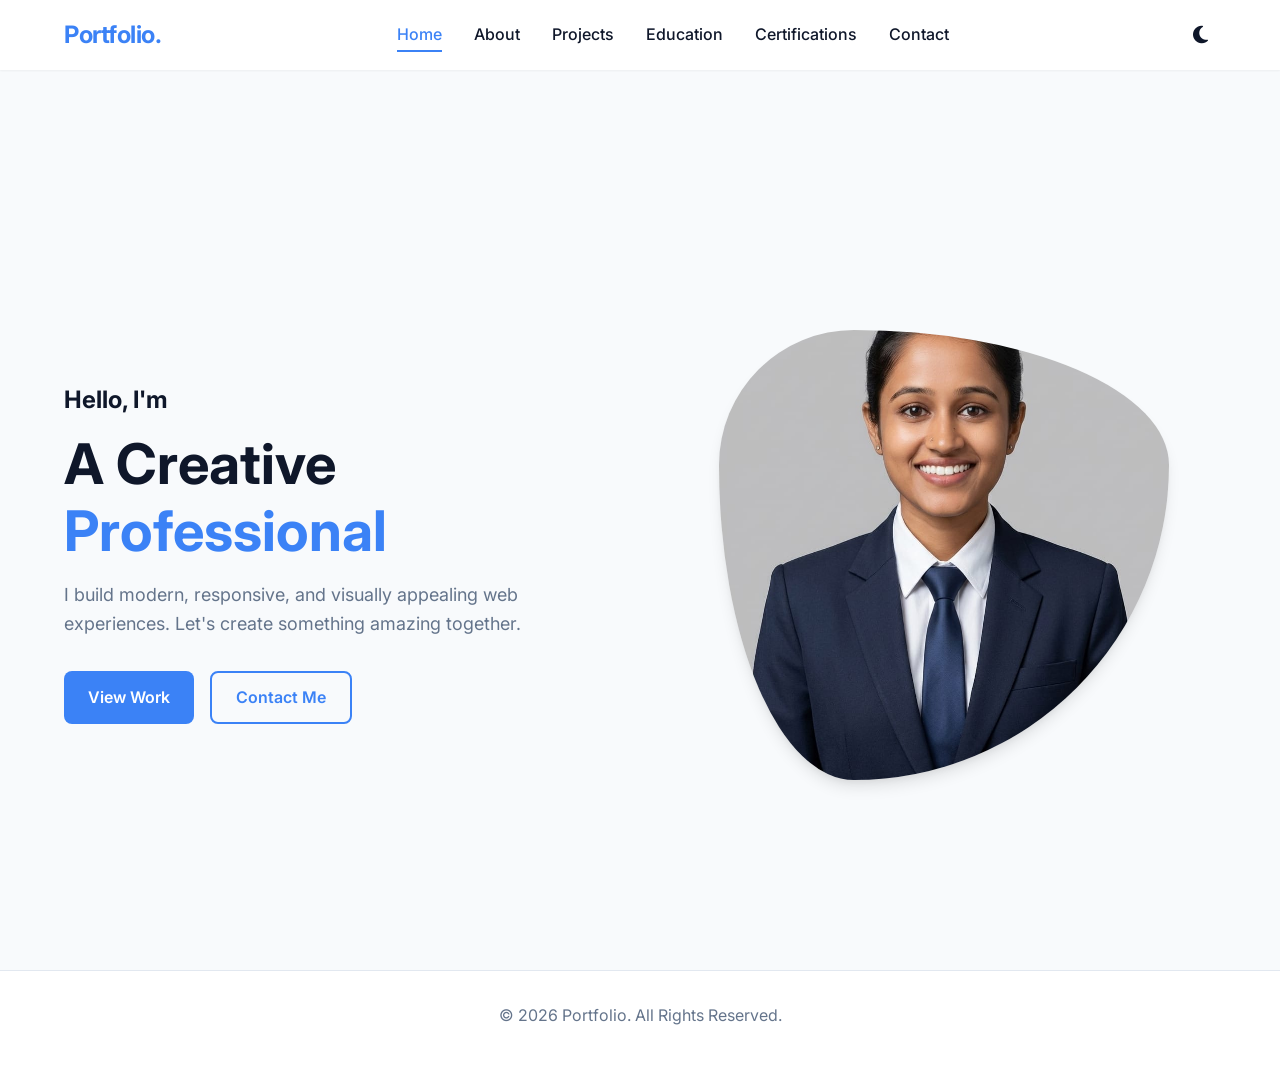
<file: index.html>
<!DOCTYPE html>
<html lang="en" data-theme="light">
<head>
    <meta charset="UTF-8">
    <meta name="viewport" content="width=device-width, initial-scale=1.0">
    <title>Portfolio | Home</title>
    <link rel="stylesheet" href="https://cdnjs.cloudflare.com/ajax/libs/font-awesome/6.4.0/css/all.min.css">
    <link rel="stylesheet" href="css/style.css">
</head>
<body>
    <nav class="navbar">
        <div class="container">
            <a href="index.html" class="nav-brand">Portfolio.</a>
            <div class="nav-menu">
                <a href="index.html" class="nav-link">Home</a>
                <a href="about.html" class="nav-link">About</a>
                <a href="projects.html" class="nav-link">Projects</a>
                <a href="education.html" class="nav-link">Education</a>
                <a href="certifications.html" class="nav-link">Certifications</a>
                <a href="contact.html" class="nav-link">Contact</a>
            </div>
            <button class="theme-toggle" aria-label="Toggle Theme">
                <i class="fa-solid fa-moon"></i>
            </button>
            <button class="hamburger" aria-label="Toggle Menu">
                <i class="fa-solid fa-bars"></i>
            </button>
        </div>
    </nav>

    <main>
        <section class="hero container">
            <div class="hero-content">
                <div class="hero-text fade-in">
                    <h3>Hello, I'm</h3>
                    <h1>A Creative <span class="highlight">Professional</span></h1>
                    <p>I build modern, responsive, and visually appealing web experiences. Let's create something amazing together.</p>
                    <div class="hero-buttons">
                        <a href="projects.html" class="btn btn-primary">View Work</a>
                        <a href="contact.html" class="btn btn-outline">Contact Me</a>
                    </div>
                </div>
                <div class="hero-image fade-in delay-200">
                    <img src="image.jpeg" alt="Profile Photo">
                </div>
            </div>
        </section>
    </main>

    <footer class="footer">
        <div class="container">
            <p>&copy; 2026 Portfolio. All Rights Reserved.</p>
        </div>
    </footer>

    <script src="js/main.js"></script>
</body>
</html>
</file>
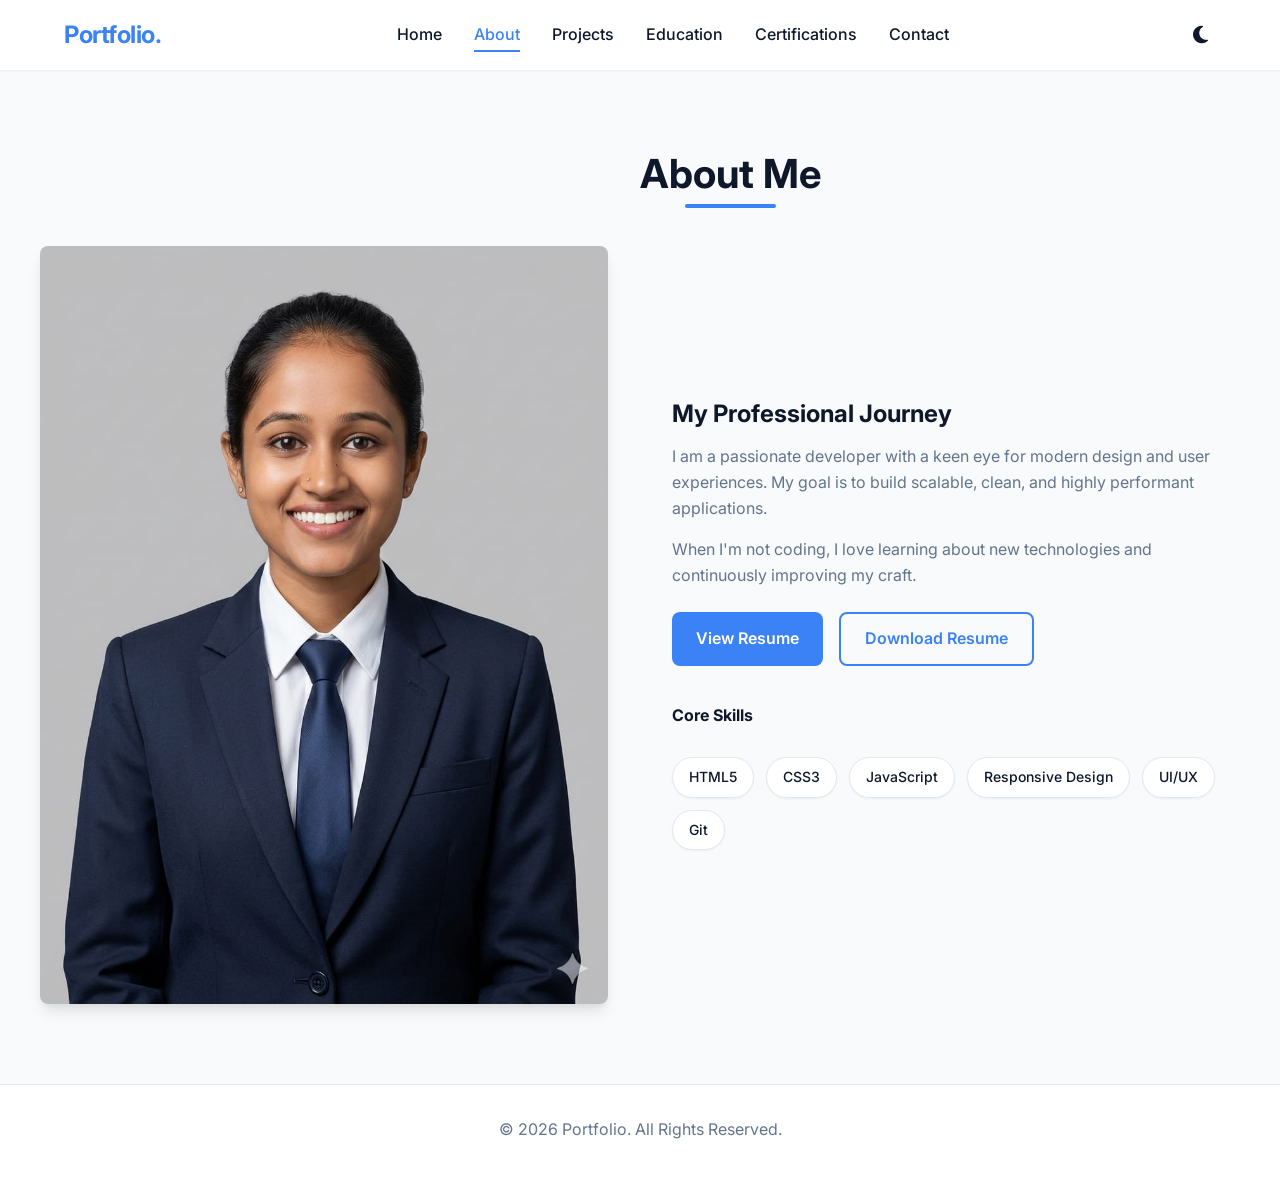
<file: about.html>
<!DOCTYPE html>
<html lang="en" data-theme="light">
<head>
    <meta charset="UTF-8">
    <meta name="viewport" content="width=device-width, initial-scale=1.0">
    <title>Portfolio | About</title>
    <link rel="stylesheet" href="https://cdnjs.cloudflare.com/ajax/libs/font-awesome/6.4.0/css/all.min.css">
    <link rel="stylesheet" href="css/style.css">
</head>
<body>
    <nav class="navbar">
        <div class="container">
            <a href="index.html" class="nav-brand">Portfolio.</a>
            <div class="nav-menu">
                <a href="index.html" class="nav-link">Home</a>
                <a href="about.html" class="nav-link">About</a>
                <a href="projects.html" class="nav-link">Projects</a>
                <a href="education.html" class="nav-link">Education</a>
                <a href="certifications.html" class="nav-link">Certifications</a>
                <a href="contact.html" class="nav-link">Contact</a>
            </div>
            <button class="theme-toggle" aria-label="Toggle Theme">
                <i class="fa-solid fa-moon"></i>
            </button>
            <button class="hamburger" aria-label="Toggle Menu">
                <i class="fa-solid fa-bars"></i>
            </button>
        </div>
    </nav>

    <main>
        <section class="section container">
            <h2 class="section-title fade-in">About Me</h2>
            <div class="about-content">
                <div class="about-image fade-in">
                    <img src="image.jpeg" alt="About Profile Photo">
                </div>
                <div class="about-text fade-in delay-200">
                    <h3>My Professional Journey</h3>
                    <p>I am a passionate developer with a keen eye for modern design and user experiences. My goal is to build scalable, clean, and highly performant applications.</p>
                    <p>When I'm not coding, I love learning about new technologies and continuously improving my craft.</p>
                    
                    <div class="hero-buttons" style="margin-top: 1.5rem;">
                        <a href="resume.jpeg" target="_blank" class="btn btn-primary">View Resume</a>
                        <a href="resume.jpeg" download class="btn btn-outline">Download Resume</a>
                    </div>
                    
                    <h4 style="margin-top: 2.5rem;">Core Skills</h4>
                    <div class="skills-grid">
                        <div class="skill-tag">HTML5</div>
                        <div class="skill-tag">CSS3</div>
                        <div class="skill-tag">JavaScript</div>
                        <div class="skill-tag">Responsive Design</div>
                        <div class="skill-tag">UI/UX</div>
                        <div class="skill-tag">Git</div>
                    </div>
                </div>
            </div>
        </section>
    </main>

    <footer class="footer">
        <div class="container">
            <p>&copy; 2026 Portfolio. All Rights Reserved.</p>
        </div>
    </footer>

    <script src="js/main.js"></script>
</body>
</html>
</file>
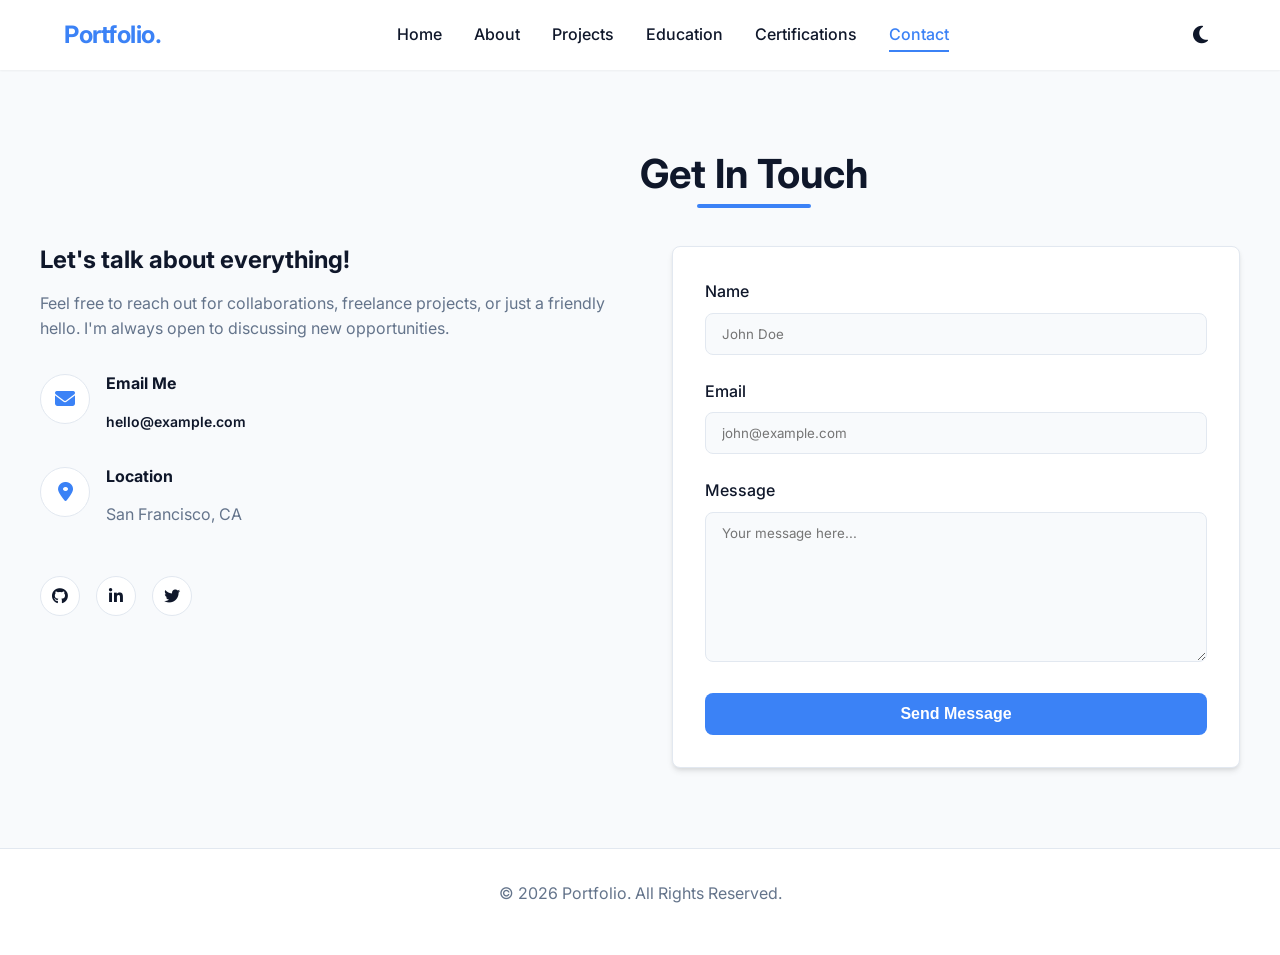
<file: contact.html>
<!DOCTYPE html>
<html lang="en" data-theme="light">
<head>
    <meta charset="UTF-8">
    <meta name="viewport" content="width=device-width, initial-scale=1.0">
    <title>Portfolio | Contact</title>
    <link rel="stylesheet" href="https://cdnjs.cloudflare.com/ajax/libs/font-awesome/6.4.0/css/all.min.css">
    <link rel="stylesheet" href="css/style.css">
</head>
<body>
    <nav class="navbar">
        <div class="container">
            <a href="index.html" class="nav-brand">Portfolio.</a>
            <div class="nav-menu">
                <a href="index.html" class="nav-link">Home</a>
                <a href="about.html" class="nav-link">About</a>
                <a href="projects.html" class="nav-link">Projects</a>
                <a href="education.html" class="nav-link">Education</a>
                <a href="certifications.html" class="nav-link">Certifications</a>
                <a href="contact.html" class="nav-link">Contact</a>
            </div>
            <button class="theme-toggle" aria-label="Toggle Theme">
                <i class="fa-solid fa-moon"></i>
            </button>
            <button class="hamburger" aria-label="Toggle Menu">
                <i class="fa-solid fa-bars"></i>
            </button>
        </div>
    </nav>

    <main>
        <section class="section container">
            <h2 class="section-title fade-in">Get In Touch</h2>
            <div class="contact-wrapper fade-in delay-200">
                <div class="contact-info">
                    <h3>Let's talk about everything!</h3>
                    <p style="margin-bottom: 2rem;">Feel free to reach out for collaborations, freelance projects, or just a friendly hello. I'm always open to discussing new opportunities.</p>
                    
                    <div class="contact-info-item">
                        <div class="contact-icon"><i class="fa-solid fa-envelope"></i></div>
                        <div>
                            <h4>Email Me</h4>
                            <a href="mailto:hello@example.com" class="card-link">hello@example.com</a>
                        </div>
                    </div>
                    
                    <div class="contact-info-item">
                        <div class="contact-icon"><i class="fa-solid fa-location-dot"></i></div>
                        <div>
                            <h4>Location</h4>
                            <p>San Francisco, CA</p>
                        </div>
                    </div>

                    <div class="social-links">
                        <a href="#" class="social-link"><i class="fa-brands fa-github"></i></a>
                        <a href="#" class="social-link"><i class="fa-brands fa-linkedin-in"></i></a>
                        <a href="#" class="social-link"><i class="fa-brands fa-twitter"></i></a>
                    </div>
                </div>

                <div class="contact-form-wrapper">
                    <form class="contact-form" onsubmit="event.preventDefault(); alert('Thank you for your message!');">
                        <div class="form-group">
                            <label for="name" class="form-label">Name</label>
                            <input type="text" id="name" class="form-control" placeholder="John Doe" required>
                        </div>
                        <div class="form-group">
                            <label for="email" class="form-label">Email</label>
                            <input type="email" id="email" class="form-control" placeholder="john@example.com" required>
                        </div>
                        <div class="form-group">
                            <label for="message" class="form-label">Message</label>
                            <textarea id="message" class="form-control" placeholder="Your message here..." required></textarea>
                        </div>
                        <button type="submit" class="btn btn-primary" style="width: 100%; justify-content: center;">Send Message</button>
                    </form>
                </div>
            </div>
        </section>
    </main>

    <footer class="footer">
        <div class="container">
            <p>&copy; 2026 Portfolio. All Rights Reserved.</p>
        </div>
    </footer>

    <script src="js/main.js"></script>
</body>
</html>
</file>
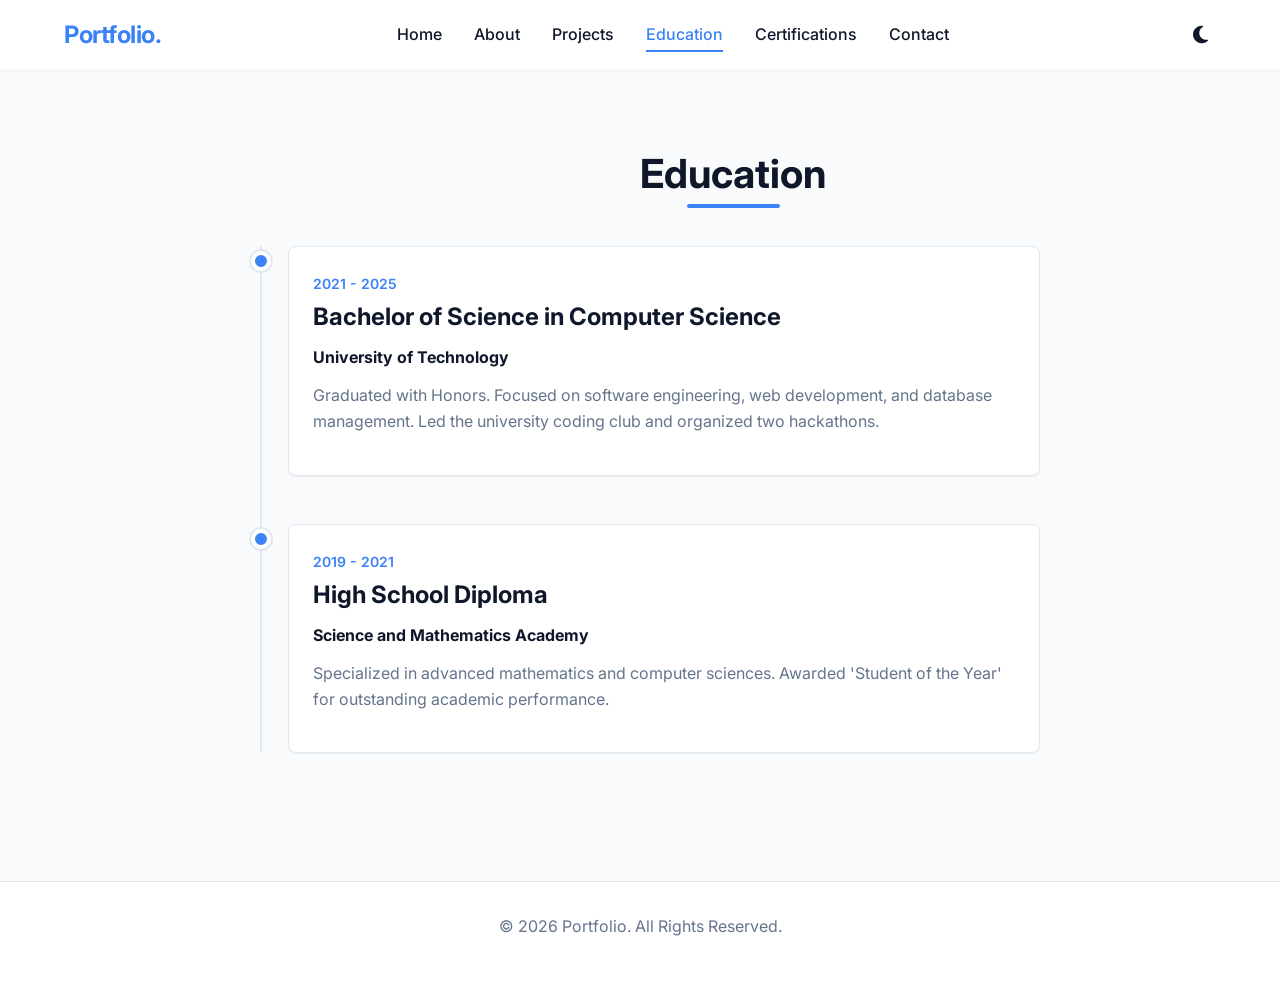
<file: education.html>
<!DOCTYPE html>
<html lang="en" data-theme="light">
<head>
    <meta charset="UTF-8">
    <meta name="viewport" content="width=device-width, initial-scale=1.0">
    <title>Portfolio | Education</title>
    <link rel="stylesheet" href="https://cdnjs.cloudflare.com/ajax/libs/font-awesome/6.4.0/css/all.min.css">
    <link rel="stylesheet" href="css/style.css">
</head>
<body>
    <nav class="navbar">
        <div class="container">
            <a href="index.html" class="nav-brand">Portfolio.</a>
            <div class="nav-menu">
                <a href="index.html" class="nav-link">Home</a>
                <a href="about.html" class="nav-link">About</a>
                <a href="projects.html" class="nav-link">Projects</a>
                <a href="education.html" class="nav-link">Education</a>
                <a href="certifications.html" class="nav-link">Certifications</a>
                <a href="contact.html" class="nav-link">Contact</a>
            </div>
            <button class="theme-toggle" aria-label="Toggle Theme">
                <i class="fa-solid fa-moon"></i>
            </button>
            <button class="hamburger" aria-label="Toggle Menu">
                <i class="fa-solid fa-bars"></i>
            </button>
        </div>
    </nav>

    <main>
        <section class="section container">
            <h2 class="section-title fade-in">Education</h2>
            
            <div class="timeline fade-in delay-200">
                <div class="timeline-item">
                    <div class="timeline-dot"></div>
                    <div class="timeline-content">
                        <span class="timeline-date">2021 - 2025</span>
                        <h3>Bachelor of Science in Computer Science</h3>
                        <h4>University of Technology</h4>
                        <p>Graduated with Honors. Focused on software engineering, web development, and database management. Led the university coding club and organized two hackathons.</p>
                    </div>
                </div>

                <div class="timeline-item">
                    <div class="timeline-dot"></div>
                    <div class="timeline-content">
                        <span class="timeline-date">2019 - 2021</span>
                        <h3>High School Diploma</h3>
                        <h4>Science and Mathematics Academy</h4>
                        <p>Specialized in advanced mathematics and computer sciences. Awarded 'Student of the Year' for outstanding academic performance.</p>
                    </div>
                </div>
            </div>
        </section>
    </main>

    <footer class="footer">
        <div class="container">
            <p>&copy; 2026 Portfolio. All Rights Reserved.</p>
        </div>
    </footer>

    <script src="js/main.js"></script>
</body>
</html>
</file>
<file: css/style.css>
@import url('https://fonts.googleapis.com/css2?family=Inter:wght@300;400;500;600;700&display=swap');

:root {
  /* Light Theme Variables */
  --bg-color: #f8fafc;
  --text-color: #0f172a;
  --surface-color: #ffffff;
  --primary-color: #3b82f6;
  --primary-hover: #2563eb;
  --secondary-color: #64748b;
  --border-color: #e2e8f0;
  --shadow-sm: 0 1px 2px 0 rgba(0, 0, 0, 0.05);
  --shadow-md: 0 4px 6px -1px rgba(0, 0, 0, 0.1), 0 2px 4px -1px rgba(0, 0, 0, 0.06);
  --shadow-lg: 0 10px 15px -3px rgba(0, 0, 0, 0.1), 0 4px 6px -2px rgba(0, 0, 0, 0.05);
  --transition: all 0.3s cubic-bezier(0.4, 0, 0.2, 1);
  --radius: 0.5rem;
}

[data-theme="dark"] {
  /* Dark Theme Variables */
  --bg-color: #0f172a;
  --text-color: #f8fafc;
  --surface-color: #1e293b;
  --primary-color: #60a5fa;
  --primary-hover: #3b82f6;
  --secondary-color: #94a3b8;
  --border-color: #334155;
  --shadow-sm: 0 1px 2px 0 rgba(0, 0, 0, 0.5);
  --shadow-md: 0 4px 6px -1px rgba(0, 0, 0, 0.4), 0 2px 4px -1px rgba(0, 0, 0, 0.2);
  --shadow-lg: 0 10px 15px -3px rgba(0, 0, 0, 0.4), 0 4px 6px -2px rgba(0, 0, 0, 0.2);
}

* {
  margin: 0;
  padding: 0;
  box-sizing: border-box;
}

body {
  font-family: 'Inter', sans-serif;
  background-color: var(--bg-color);
  color: var(--text-color);
  line-height: 1.6;
  transition: background-color 0.3s ease, color 0.3s ease;
  overflow-x: hidden;
}

a {
  text-decoration: none;
  color: inherit;
  transition: var(--transition);
}

ul {
  list-style: none;
}

img {
  max-width: 100%;
  display: block;
}

/* Typography */
h1, h2, h3, h4, h5, h6 {
  font-weight: 700;
  line-height: 1.2;
  margin-bottom: 1rem;
}

h1 { font-size: 3rem; }
h2 { font-size: 2.25rem; }
h3 { font-size: 1.5rem; }
p { margin-bottom: 1rem; color: var(--secondary-color); }

/* Layout */
.container {
  max-width: 1200px;
  margin: 0 auto;
  padding: 0 1.5rem;
}

.section {
  padding: 5rem 0;
}

.section-title {
  text-align: center;
  margin-bottom: 3rem;
  font-size: 2.5rem;
  position: relative;
  display: inline-block;
  left: 50%;
  transform: translateX(-50%);
}

.section-title::after {
  content: '';
  position: absolute;
  width: 50%;
  height: 4px;
  background-color: var(--primary-color);
  bottom: -10px;
  left: 25%;
  border-radius: 2px;
}

/* Navbar */
.navbar {
  position: fixed;
  top: 0;
  left: 0;
  width: 100%;
  background-color: rgba(var(--surface-color), 0.8);
  backdrop-filter: blur(10px);
  -webkit-backdrop-filter: blur(10px);
  background: var(--surface-color);
  box-shadow: var(--shadow-sm);
  z-index: 1000;
  transition: var(--transition);
}

.navbar .container {
  display: flex;
  justify-content: space-between;
  align-items: center;
  height: 70px;
}

.nav-brand {
  font-size: 1.5rem;
  font-weight: 700;
  color: var(--primary-color);
  letter-spacing: -0.5px;
}

.nav-menu {
  display: flex;
  align-items: center;
  gap: 2rem;
}

.nav-link {
  font-weight: 500;
  position: relative;
}

.nav-link::after {
  content: '';
  position: absolute;
  width: 0;
  height: 2px;
  bottom: -4px;
  left: 0;
  background-color: var(--primary-color);
  transition: var(--transition);
}

.nav-link:hover::after,
.nav-link.active::after {
  width: 100%;
}

.nav-link.active {
  color: var(--primary-color);
}

.theme-toggle {
  background: none;
  border: none;
  color: var(--text-color);
  font-size: 1.25rem;
  cursor: pointer;
  padding: 0.5rem;
  display: flex;
  align-items: center;
  justify-content: center;
  border-radius: 50%;
  transition: var(--transition);
}

.theme-toggle:hover {
  background-color: var(--border-color);
}

.hamburger {
  display: none;
  background: none;
  border: none;
  font-size: 1.5rem;
  color: var(--text-color);
  cursor: pointer;
}

/* Buttons */
.btn {
  display: inline-flex;
  align-items: center;
  gap: 0.5rem;
  padding: 0.75rem 1.5rem;
  border-radius: var(--radius);
  font-weight: 600;
  cursor: pointer;
  transition: var(--transition);
  border: none;
  font-size: 1rem;
}

.btn-primary {
  background-color: var(--primary-color);
  color: #ffffff;
}

.btn-primary:hover {
  background-color: var(--primary-hover);
  transform: translateY(-2px);
  box-shadow: var(--shadow-md);
}

.btn-outline {
  background-color: transparent;
  color: var(--primary-color);
  border: 2px solid var(--primary-color);
}

.btn-outline:hover {
  background-color: var(--primary-color);
  color: #ffffff;
  transform: translateY(-2px);
}

/* Hero Section */
.hero {
  min-height: 100vh;
  display: flex;
  align-items: center;
  padding-top: 70px;
}

.hero-content {
  display: grid;
  grid-template-columns: 1fr 1fr;
  gap: 4rem;
  align-items: center;
}

.hero-text h1 {
  font-size: 3.5rem;
  margin-bottom: 1rem;
}

.hero-text .highlight {
  color: var(--primary-color);
}

.hero-text p {
  font-size: 1.125rem;
  margin-bottom: 2rem;
  max-width: 500px;
}

.hero-buttons {
  display: flex;
  gap: 1rem;
}

.hero-image {
  position: relative;
  border-radius: 30% 70% 70% 30% / 30% 30% 70% 70%;
  overflow: hidden;
  box-shadow: var(--shadow-lg);
  animation: blob-bounce 5s infinite alternate;
  aspect-ratio: 1;
  max-width: 450px;
  margin: 0 auto;
}

.hero-image img {
  width: 100%;
  height: 100%;
  object-fit: cover;
}

@keyframes blob-bounce {
  0% { border-radius: 30% 70% 70% 30% / 30% 30% 70% 70%; }
  50% { border-radius: 70% 30% 30% 70% / 70% 70% 30% 30%; }
  100% { border-radius: 50% 50% 30% 70% / 30% 70% 70% 30%; }
}

/* About Section */
.about-content {
  display: grid;
  grid-template-columns: 1fr 1fr;
  gap: 4rem;
  align-items: center;
}

.about-image img {
  border-radius: var(--radius);
  box-shadow: var(--shadow-lg);
}

.skills-grid {
  display: flex;
  flex-wrap: wrap;
  gap: 0.75rem;
  margin-top: 2rem;
}

.skill-tag {
  background-color: var(--surface-color);
  border: 1px solid var(--border-color);
  padding: 0.5rem 1rem;
  border-radius: 2rem;
  font-size: 0.875rem;
  font-weight: 500;
  box-shadow: var(--shadow-sm);
  transition: var(--transition);
}

.skill-tag:hover {
  border-color: var(--primary-color);
  color: var(--primary-color);
  transform: translateY(-2px);
}

/* Cards (Projects & Certifications) */
.grid-cards {
  display: grid;
  grid-template-columns: repeat(auto-fill, minmax(320px, 1fr));
  gap: 2rem;
}

.card {
  background-color: var(--surface-color);
  border-radius: var(--radius);
  overflow: hidden;
  box-shadow: var(--shadow-md);
  transition: var(--transition);
  border: 1px solid var(--border-color);
  display: flex;
  flex-direction: column;
}

.card:hover {
  transform: translateY(-10px);
  box-shadow: var(--shadow-lg);
  border-color: var(--primary-color);
}

.card-img {
  height: 200px;
  background-color: var(--border-color);
  overflow: hidden;
  position: relative;
}

.card-img img {
  width: 100%;
  height: 100%;
  object-fit: cover;
  transition: transform 0.5s ease;
}

.card:hover .card-img img {
  transform: scale(1.05);
}

.card-body {
  padding: 1.5rem;
  flex-grow: 1;
  display: flex;
  flex-direction: column;
}

.card-title {
  font-size: 1.25rem;
  margin-bottom: 0.5rem;
}

.card-tags {
  display: flex;
  flex-wrap: wrap;
  gap: 0.5rem;
  margin-bottom: 1rem;
}

.card-tags span {
  font-size: 0.75rem;
  padding: 0.25rem 0.75rem;
  background-color: var(--bg-color);
  border-radius: 1rem;
  color: var(--primary-color);
  font-weight: 600;
}

.card-links {
  display: flex;
  gap: 1rem;
  margin-top: auto;
  padding-top: 1rem;
}

.card-link {
  color: var(--text-color);
  font-weight: 600;
  font-size: 0.875rem;
  display: inline-flex;
  align-items: center;
  gap: 0.25rem;
}

.card-link:hover {
  color: var(--primary-color);
}

/* Education Timeline */
.timeline {
  position: relative;
  max-width: 800px;
  margin: 0 auto;
}

.timeline::before {
  content: '';
  position: absolute;
  top: 0;
  bottom: 0;
  left: 20px;
  width: 2px;
  background-color: var(--border-color);
}

.timeline-item {
  position: relative;
  padding-left: 3rem;
  margin-bottom: 3rem;
}

.timeline-dot {
  position: absolute;
  left: 11px;
  top: 5px;
  width: 20px;
  height: 20px;
  border-radius: 50%;
  background-color: var(--primary-color);
  border: 4px solid var(--surface-color);
  box-shadow: 0 0 0 2px var(--border-color);
}

.timeline-content {
  background-color: var(--surface-color);
  padding: 1.5rem;
  border-radius: var(--radius);
  box-shadow: var(--shadow-sm);
  border: 1px solid var(--border-color);
  transition: var(--transition);
}

.timeline-content:hover {
  box-shadow: var(--shadow-md);
  border-color: var(--primary-color);
}

.timeline-date {
  font-size: 0.875rem;
  color: var(--primary-color);
  font-weight: 600;
  margin-bottom: 0.5rem;
  display: inline-block;
}

/* Contact */
.contact-wrapper {
  display: grid;
  grid-template-columns: 1fr 1fr;
  gap: 4rem;
}

.contact-info-item {
  display: flex;
  align-items: flex-start;
  gap: 1rem;
  margin-bottom: 2rem;
}

.contact-icon {
  width: 50px;
  height: 50px;
  background-color: var(--surface-color);
  border: 1px solid var(--border-color);
  border-radius: 50%;
  display: flex;
  align-items: center;
  justify-content: center;
  font-size: 1.25rem;
  color: var(--primary-color);
  flex-shrink: 0;
}

.contact-form {
  background-color: var(--surface-color);
  padding: 2rem;
  border-radius: var(--radius);
  box-shadow: var(--shadow-md);
  border: 1px solid var(--border-color);
}

.form-group {
  margin-bottom: 1.5rem;
}

.form-label {
  display: block;
  margin-bottom: 0.5rem;
  font-weight: 500;
}

.form-control {
  width: 100%;
  padding: 0.75rem 1rem;
  border: 1px solid var(--border-color);
  border-radius: var(--radius);
  background-color: var(--bg-color);
  color: var(--text-color);
  font-family: inherit;
  transition: var(--transition);
}

.form-control:focus {
  outline: none;
  border-color: var(--primary-color);
  box-shadow: 0 0 0 3px rgba(59, 130, 246, 0.2);
}

textarea.form-control {
  min-height: 150px;
  resize: vertical;
}

.social-links {
  display: flex;
  gap: 1rem;
  margin-top: 2rem;
}

.social-link {
  width: 40px;
  height: 40px;
  border-radius: 50%;
  background-color: var(--surface-color);
  border: 1px solid var(--border-color);
  display: flex;
  align-items: center;
  justify-content: center;
  color: var(--text-color);
  transition: var(--transition);
}

.social-link:hover {
  background-color: var(--primary-color);
  color: #fff;
  border-color: var(--primary-color);
  transform: translateY(-3px);
}

/* Footer */
.footer {
  background-color: var(--surface-color);
  border-top: 1px solid var(--border-color);
  padding: 2rem 0;
  text-align: center;
  margin-top: auto;
}

/* Animations */
.fade-in {
  opacity: 0;
  transform: translateY(20px);
  transition: opacity 0.6s ease-out, transform 0.6s ease-out;
}

.fade-in.appear {
  opacity: 1;
  transform: translateY(0);
}

.delay-100 { transition-delay: 100ms; }
.delay-200 { transition-delay: 200ms; }
.delay-300 { transition-delay: 300ms; }

/* Main Wrapper for footer at bottom */
body {
  display: flex;
  flex-direction: column;
  min-height: 100vh;
}

main {
  flex-grow: 1;
  padding-top: 70px;
}

/* Responsive */
@media (max-width: 768px) {
  .hero-content, .about-content, .contact-wrapper {
    grid-template-columns: 1fr;
    gap: 2rem;
  }
  
  .hero-text h1 {
    font-size: 2.5rem;
  }
  
  .hamburger {
    display: block;
  }
  
  .nav-menu {
    position: fixed;
    top: 70px;
    left: -100%;
    width: 100%;
    height: calc(100vh - 70px);
    background-color: var(--surface-color);
    flex-direction: column;
    align-items: center;
    justify-content: center;
    transition: var(--transition);
  }
  
  .nav-menu.active {
    left: 0;
  }
}
</file>
